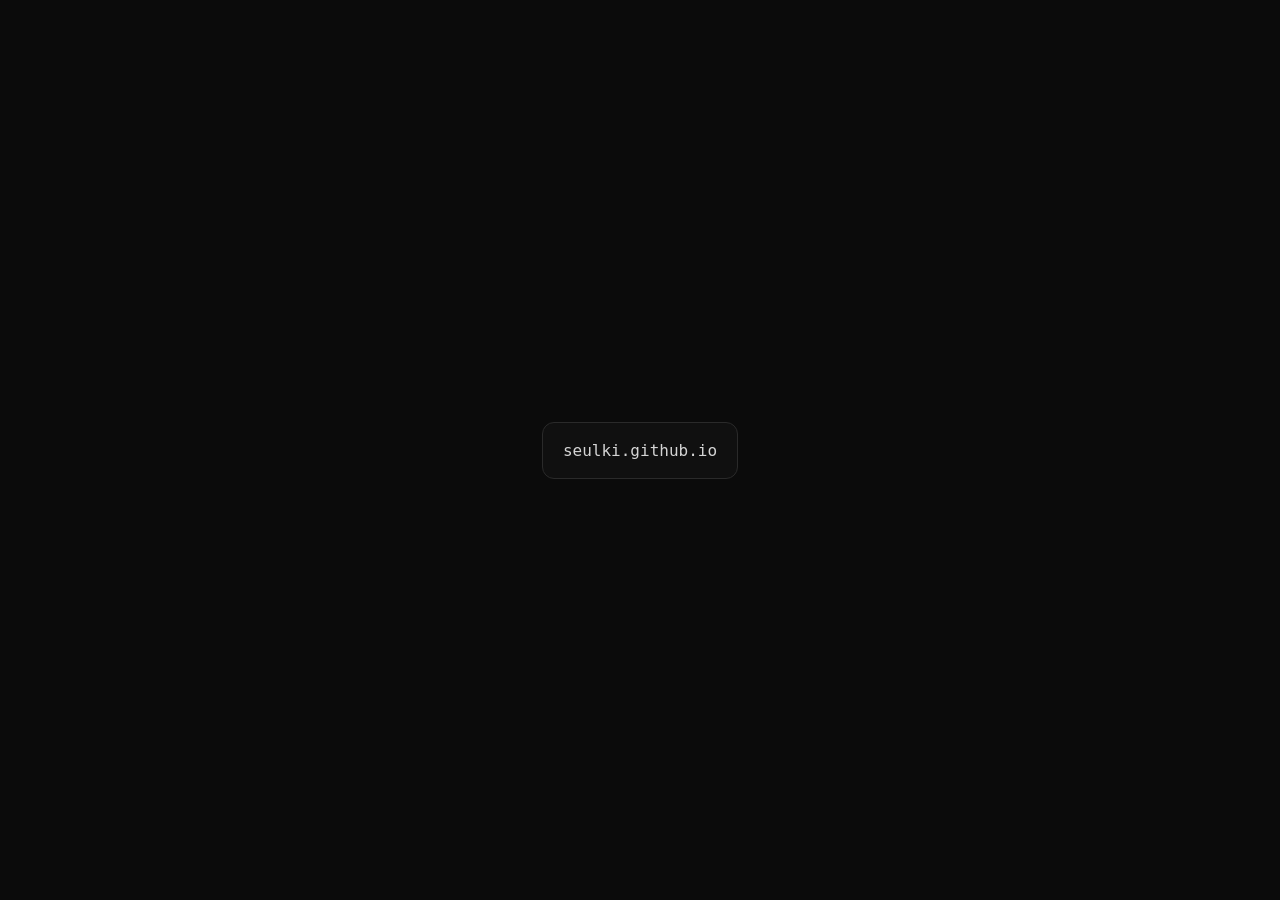
<file: index.html>
<!DOCTYPE html>
<html lang="ko">
  <head>
    <meta charset="UTF-8" />
    <meta name="viewport" content="width=device-width, initial-scale=1.0" />
    <title>seulki.github.io</title>
    <style>
      :root {
        color-scheme: dark;
      }
      body {
        margin: 0;
        min-height: 100vh;
        display: grid;
        place-items: center;
        background: #0b0b0b;
        color: #d4d4d4;
        font-family: "IBM Plex Mono", monospace;
      }
      .card {
        border: 1px solid #2a2a2a;
        border-radius: 12px;
        padding: 18px 20px;
        background: #101010;
      }
      p {
        margin: 0;
      }
    </style>
  </head>
  <body>
    <div class="card">
      <p>seulki.github.io</p>
    </div>
  </body>
</html>
</file>
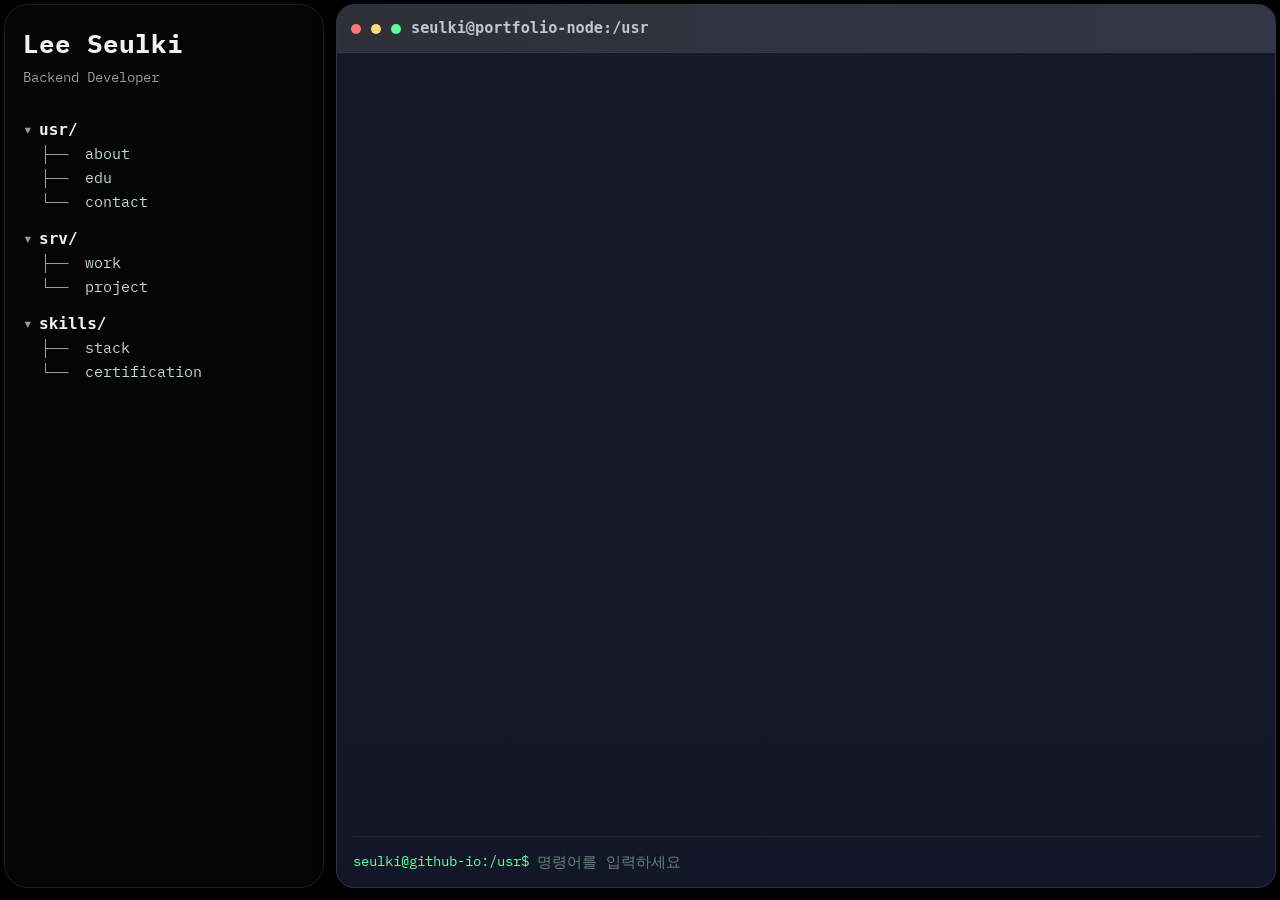
<file: resume/index.html>
<!DOCTYPE html>
<html lang="ko">
  <head>
    <meta charset="UTF-8" />
    <meta name="viewport" content="width=device-width, initial-scale=1.0" />
    <meta http-equiv="refresh" content="0; url=./1227" />
    <title>Redirecting...</title>
    <style>
      body {
        margin: 0;
        min-height: 100vh;
        display: grid;
        place-items: center;
        background: #0b0b0b;
        color: #d4d4d4;
        font-family: "IBM Plex Mono", monospace;
      }
      a {
        color: #57c8ff;
      }
    </style>
  </head>
  <body>
    <p>Redirecting to <a href="./1227">/resume/1227</a> ...</p>
  </body>
</html>
</file>
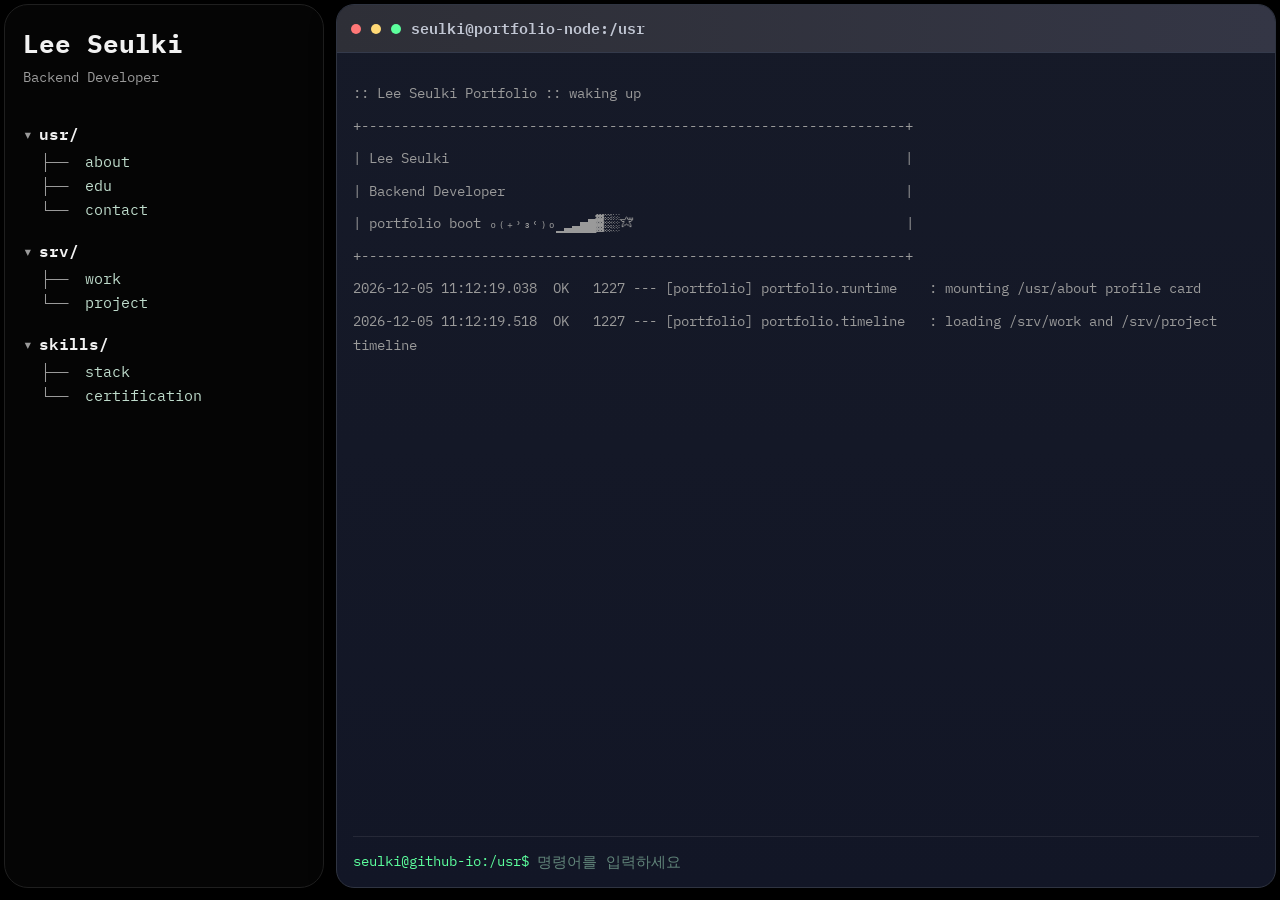
<file: resume/1227/index.html>
<!DOCTYPE html>
<html lang="ko">
  <head>
    <meta charset="UTF-8" />
    <meta name="viewport" content="width=device-width, initial-scale=1.0" />
    <script>
      (() => {
        const p = window.location.pathname;
        if (p.endsWith("/resume/1227/")) {
          const next = p.slice(0, -1) + window.location.search + window.location.hash;
          window.history.replaceState({}, "", next);
        }
      })();
    </script>
    <title>이슬기 | Backend Developer</title>
    <meta name="description" content="이슬기 | Backend Developer" />
    <link rel="preconnect" href="https://fonts.googleapis.com" />
    <link rel="preconnect" href="https://fonts.gstatic.com" crossorigin />
    <link
      href="https://fonts.googleapis.com/css2?family=IBM+Plex+Mono:wght@400;500;600;700&family=Noto+Sans+KR:wght@400;500;700&display=swap"
      rel="stylesheet"
    />
    <link rel="stylesheet" href="../../styles.css?v=20260426-47" />
  </head>
  <body>
    <div class="app-shell">
      <aside class="sidebar terminal-panel">
        <div class="identity-block">
          <h1>Lee Seulki</h1>
          <p class="role">Backend Developer</p>
        </div>

        <nav class="file-tree" aria-label="포트폴리오 파일 트리">
          <div class="tree-group">
            <button class="tree-dir" type="button" data-command="cd /usr">usr/</button>
            <button class="tree-leaf" type="button" data-command="cat /usr/about">
              <span>├──</span> about
            </button>
            <button class="tree-leaf" type="button" data-command="cat /usr/edu">
              <span>├──</span> edu
            </button>
            <button class="tree-leaf" type="button" data-command="cat /usr/contact">
              <span>└──</span> contact
            </button>
          </div>

          <div class="tree-group">
            <button class="tree-dir" type="button" data-command="cd /srv">srv/</button>
            <button class="tree-leaf" type="button" data-command="cat /srv/work">
              <span>├──</span> work
            </button>
            <button class="tree-leaf" type="button" data-command="cat /srv/project">
              <span>└──</span> project
            </button>
          </div>

          <div class="tree-group">
            <button class="tree-dir" type="button" data-command="cd /skills">skills/</button>
            <button class="tree-leaf" type="button" data-command="cat /skills/stack">
              <span>├──</span> stack
            </button>
            <button class="tree-leaf" type="button" data-command="cat /skills/certification">
              <span>└──</span> certification
            </button>
          </div>
        </nav>
      </aside>

      <main class="workspace">
        <section class="shell-panel terminal-panel">
          <div class="panel-header">
            <span class="dot red"></span>
            <span class="dot yellow"></span>
            <span class="dot green"></span>
            <p id="current-path">seulki@portfolio-node:/usr</p>
          </div>

          <div class="shell-layout">
            <div class="terminal-console">
              <div id="terminal-output" class="terminal-output" aria-live="polite"></div>

              <form id="terminal-form" class="terminal-form">
                <label class="terminal-prompt" for="terminal-input">
                  seulki@github-io:<span id="prompt-path">/usr</span>$
                </label>
                <input
                  id="terminal-input"
                  class="terminal-input"
                  name="command"
                  type="text"
                  autocomplete="off"
                  autocapitalize="off"
                  spellcheck="false"
                  placeholder="명령어를 입력하세요"
                />
              </form>
            </div>
          </div>
        </section>
      </main>
    </div>

    <script src="../../script.js?v=20260426-49"></script>
  </body>
</html>
</file>
<file: styles.css>
:root {
  --bg: #000000;
  --panel: #050505;
  --panel-soft: #0a0a0a;
  --border: #1f1f1f;
  --border-strong: #2f2f2f;
  --text: #f2f2f2;
  --muted: #9a9a9a;
  --green: #5cff9d;
  --cyan: #57c8ff;
  --amber: #ffd976;
  --pink: #cc8cff;
  --danger: #ff7777;
  --shadow: none;
}

* {
  box-sizing: border-box;
}

html {
  scroll-behavior: smooth;
}

body {
  margin: 0;
  min-height: 100vh;
  color: var(--text);
  font-family: "IBM Plex Mono", monospace;
  background: var(--bg);
  font-size: 14px;
}

body::before {
  content: none;
}

.app-shell {
  position: relative;
  display: grid;
  grid-template-columns: minmax(280px, 320px) minmax(0, 1fr);
  gap: 12px;
  width: min(1600px, calc(100vw - 8px));
  height: calc(100vh - 8px);
  margin: 0 auto;
  padding: 4px 0;
}

.terminal-panel {
  position: relative;
  overflow: hidden;
  background: var(--panel);
  border: 1px solid var(--border);
  border-radius: 24px;
  box-shadow: var(--shadow);
  backdrop-filter: none;
}

.terminal-panel::after {
  content: none;
}

.shell-panel {
  display: grid;
  grid-template-rows: auto minmax(0, 1fr);
  border: 1px solid #2f3441;
  border-radius: 18px;
  background: linear-gradient(180deg, #161a28 0%, #121626 100%);
  box-shadow: 0 10px 26px rgba(0, 0, 0, 0.35);
}

.panel-header {
  display: flex;
  align-items: center;
  gap: 10px;
  padding: 14px 18px;
  border-bottom: 1px solid rgba(255, 255, 255, 0.06);
  font-family: "IBM Plex Mono", monospace;
  font-size: 0.84rem;
  color: var(--muted);
}

.shell-panel .panel-header {
  position: sticky;
  top: 0;
  z-index: 3;
  flex-shrink: 0;
  min-height: 48px;
  padding: 10px 14px;
  border-bottom: 1px solid #343a4b;
  background: linear-gradient(90deg, #2e2f37 0%, #343645 100%);
  color: #c1c6d3;
}

.shell-panel .panel-header p {
  margin: 0;
  font-size: 0.95rem;
  font-weight: 600;
  line-height: 1;
  display: inline-flex;
  align-items: center;
}

.dot {
  width: 10px;
  height: 10px;
  border-radius: 50%;
}

.dot.red {
  background: var(--danger);
}

.dot.yellow {
  background: var(--amber);
}

.dot.green {
  background: var(--green);
}

.sidebar {
  height: 100%;
  max-height: none;
  overflow: auto;
}

.identity-block,
.file-tree {
  padding-left: 18px;
  padding-right: 18px;
}

.identity-block {
  padding-top: 22px;
}

.role,
.tree-dir,
.tree-leaf,
.terminal-prompt,
.terminal-input,
.terminal-line {
  font-family: "IBM Plex Mono", monospace;
}

.identity-block h1 {
  margin: 0;
  font-size: 1.6rem;
}

.role {
  margin: 8px 0 10px;
  color: var(--muted);
}

.file-tree {
  display: grid;
  gap: 18px;
  padding-top: 24px;
  padding-bottom: 22px;
  overflow-x: auto;
}

.tree-group {
  display: grid;
  gap: 4px;
}

.tree-group.is-collapsed .tree-leaf {
  display: none;
}

.tree-dir,
.tree-leaf {
  border: 0;
  background: transparent;
  color: var(--text);
  text-align: left;
  cursor: pointer;
  transition: color 160ms ease;
  white-space: nowrap;
}

.tree-dir:hover,
.tree-leaf:hover,
.tree-leaf.is-active {
  color: var(--cyan);
}

.tree-dir {
  padding: 0;
  font-size: 1rem;
  font-weight: 600;
  position: relative;
  padding-left: 1rem;
}

.tree-dir::before {
  content: "▾";
  position: absolute;
  left: 0;
  color: var(--muted);
}

.tree-group.is-collapsed .tree-dir::before {
  content: "▸";
}

.tree-leaf {
  padding: 0 0 0 18px;
  color: #bfdccc;
  font-size: 0.95rem;
}

.tree-leaf span {
  display: inline-block;
  width: 2.2rem;
  color: var(--muted);
}

.workspace {
  display: flex;
  min-height: 0;
  min-width: 0;
}

.shell-panel {
  flex: 1;
  min-height: 0;
}

.shell-layout {
  height: auto;
  min-height: 0;
  padding: 0;
}

.terminal-console {
  display: flex;
  flex-direction: column;
  height: 100%;
  min-height: 0;
  padding: 14px 16px 12px;
  border: 0;
  border-radius: 0;
  background: transparent;
}

.terminal-output {
  flex: 1;
  min-height: 0;
  overflow: auto;
  padding: 14px 4px 0 0;
  scroll-padding-top: 14px;
}

.terminal-line {
  margin: 0 0 8px;
  color: var(--text);
  white-space: pre-wrap;
  word-break: break-word;
  line-height: 1.75;
}

.terminal-block {
  margin: 0 0 14px;
  padding: 0;
  border-left: 0;
  background: transparent;
}

.terminal-block-title {
  margin: 0 0 8px;
  color: var(--amber);
  font-family: "IBM Plex Mono", monospace;
  font-size: 0.92rem;
}

.terminal-block-list {
  margin: 0;
  padding-left: 0;
  color: var(--text);
  list-style: none;
  font-family: "IBM Plex Mono", monospace;
}

.terminal-block-list li {
  margin-bottom: 6px;
  line-height: 1.7;
  padding-left: 1.2rem;
  position: relative;
}

.terminal-block-list li::before {
  content: "ㄴ";
  position: absolute;
  left: 0;
  color: var(--cyan);
}

.stack-section {
  margin: 0 0 18px;
  border-top: 1px solid #3d4352;
}

.stack-title {
  margin: 14px 0 12px;
  font-size: 1.55rem;
  color: #f2f5fb;
}

.stack-row {
  display: grid;
  grid-template-columns: 150px minmax(0, 1fr);
  gap: 14px;
  align-items: start;
  padding: 14px 0;
  border-bottom: 1px solid #3d4352;
}

.stack-label {
  margin: 0;
  color: #f0f4fb;
  font-size: 1.08rem;
  font-weight: 700;
}

.stack-value {
  display: flex;
  flex-wrap: wrap;
  gap: 8px;
}

.stack-item-badge {
  height: 20px;
  width: auto;
  border-radius: 4px;
}

.cert-section {
  margin: 0 0 18px;
  border-top: 1px solid #3d4352;
}

.cert-title {
  margin: 14px 0 12px;
  font-size: 1.55rem;
  color: #f2f5fb;
}

.cert-row {
  display: grid;
  grid-template-columns: 130px minmax(0, 1fr);
  gap: 20px;
  align-items: center;
  padding: 14px 0;
  border-bottom: 1px solid #3d4352;
}

.cert-date,
.cert-text {
  margin: 0;
}

.cert-date {
  color: #f0f4fb;
  font-size: 1.12rem;
  font-weight: 700;
}

.cert-text {
  color: #d1d8e6;
  font-size: 1.08rem;
}


.about-card {
  margin: 0 0 16px;
  display: grid;
  grid-template-columns: 112px minmax(0, 1fr);
  gap: 18px;
  padding: 16px 0;
  border-top: 1px solid #3d4352;
  border-bottom: 1px solid #3d4352;
  background: transparent;
}

.about-avatar {
  overflow: hidden;
  width: 112px;
  height: 112px;
  border-radius: 18px;
  box-shadow: 0 8px 28px rgba(26, 95, 255, 0.25);
}

.about-avatar-img {
  display: block;
  width: 100%;
  height: 100%;
  object-fit: cover;
}

.about-content h4 {
  margin: 0 0 8px;
  font-size: 1.7rem;
  color: #f5f7fb;
}

.about-content h4 span {
  margin-left: 8px;
  font-size: 1.18rem;
  color: #9fa8bc;
  font-weight: 500;
}

.about-role {
  margin: 0 0 10px;
  color: #37a0ff;
  font-size: 1.05rem;
  font-weight: 600;
}

.about-summary {
  margin: 0 0 12px;
  color: #c7cfdd;
  line-height: 1.75;
}

.about-meta {
  margin: 0 0 14px;
  color: #9fa8bc;
}

.career-section {
  margin: 0 0 18px;
}

.career-title {
  margin: 0 0 10px;
  font-size: 1.85rem;
  color: #f2f5fb;
}

.career-subtitle {
  margin: 0 0 18px;
  color: #a5aec0;
  font-size: 1.05rem;
}

.career-timeline {
  position: relative;
  --timeline-axis: 12px;
  --timeline-marker-size: 14px;
  --timeline-line-width: 2px;
  padding-left: 0;
}

.career-timeline::before {
  content: "";
  position: absolute;
  left: calc(var(--timeline-axis) - (var(--timeline-line-width) / 2));
  top: 10px;
  bottom: 10px;
  width: var(--timeline-line-width);
  background: #0f79d5;
}

.career-row {
  position: relative;
  margin-bottom: 22px;
  padding-left: calc(var(--timeline-axis) + 26px);
}

.career-marker {
  position: absolute;
  left: calc(var(--timeline-axis) - (var(--timeline-marker-size) / 2));
  top: 5px;
  width: var(--timeline-marker-size);
  height: var(--timeline-marker-size);
  border-radius: 50%;
  border: 3px solid #0f79d5;
  background: #10243d;
  box-shadow: 0 0 0 2px rgba(15, 121, 213, 0.2);
}

.career-main {
  padding-left: 8px;
}

.career-period {
  margin: 0 0 8px;
  color: #9ca6bb;
  font-size: 1.06rem;
}

.career-company {
  margin: 0 0 10px;
  color: #f0f4fb;
  font-size: 1.5rem;
}

.career-card {
  border: 1px solid #383f4f;
  border-radius: 16px;
  padding: 16px 20px;
  background: #2a2d37;
}

.career-card-title {
  margin: 0 0 10px;
  color: #f5f8ff;
  font-size: 1.1rem;
  font-weight: 700;
}

.career-project {
  padding: 10px 0 14px;
  border-bottom: 1px solid #424958;
}

.career-project:last-child {
  border-bottom: 0;
  padding-bottom: 0;
}

.career-project-period {
  margin: 0 0 6px;
  color: #98a8c4;
  font-size: 0.95rem;
}

.career-points {
  margin: 0;
  padding-left: 0;
  list-style: none;
  color: #ced4e0;
}

.career-points li {
  margin-bottom: 8px;
  line-height: 1.7;
  padding-left: 1.1rem;
  position: relative;
}

.career-points li::before {
  content: "-";
  position: absolute;
  left: 0;
  color: #d8deea;
}

.career-skill-badges {
  display: flex;
  flex-wrap: wrap;
  gap: 6px;
  margin: 10px 0 0;
}

.career-skill-badge {
  height: 20px;
  width: auto;
  border-radius: 4px;
}

.terminal-line.command {
  color: var(--green);
}

.terminal-line.error {
  color: #ff9a9a;
}

.terminal-line.muted {
  color: var(--muted);
}

.terminal-form {
  display: flex;
  align-items: center;
  width: 100%;
  gap: 8px;
  margin-top: 10px;
  padding-top: 10px;
  border-top: 1px solid rgba(255, 255, 255, 0.08);
}

.terminal-prompt {
  display: inline-flex;
  align-items: baseline;
  flex: 0 0 auto;
  white-space: nowrap;
  margin: 0;
  color: var(--green);
  font-size: 0.88rem;
  line-height: 1.2;
}

.terminal-input {
  flex: 1 1 auto;
  width: auto;
  min-width: 0;
  height: 28px;
  padding: 0;
  border: 0;
  background: transparent;
  color: var(--text);
  font-size: 0.95rem;
  line-height: 1.2;
  outline: none;
}

.terminal-input::placeholder {
  color: rgba(134, 184, 160, 0.68);
}

@keyframes popIn {
  from {
    opacity: 0;
    transform: translateY(10px);
  }
  to {
    opacity: 1;
    transform: translateY(0);
  }
}

@media (max-width: 1080px) {
  .app-shell {
    grid-template-columns: 1fr;
    width: min(100vw - 8px, 100%);
    height: auto;
  }

  .sidebar {
    height: auto;
    max-height: 480px;
  }

  .terminal-output {
    min-height: 420px;
  }
}

@media (max-width: 720px) {
  .app-shell {
    width: min(100vw - 12px, 100%);
    padding-top: 6px;
  }

  .shell-layout {
    padding: 12px;
  }

  .terminal-form {
    column-gap: 8px;
  }

  .terminal-output {
    min-height: 360px;
  }

  .about-card {
    grid-template-columns: 1fr;
  }

  .about-avatar {
    width: 84px;
    height: 84px;
    font-size: 2.2rem;
  }

  .about-content h4 {
    font-size: 1.5rem;
  }

  .about-content h4 span {
    display: block;
    margin: 6px 0 0;
    font-size: 1.1rem;
  }

  .career-title {
    font-size: 1.8rem;
  }

  .career-company {
    font-size: 1.45rem;
  }

  .career-card-title {
    font-size: 1.1rem;
  }

  .stack-row {
    grid-template-columns: 1fr;
    gap: 8px;
  }

  .stack-label {
    font-size: 1rem;
  }

  .cert-row {
    grid-template-columns: 1fr;
    gap: 6px;
  }

  .cert-date {
    font-size: 1rem;
  }

  .cert-text {
    font-size: 1rem;
  }

}
</file>
